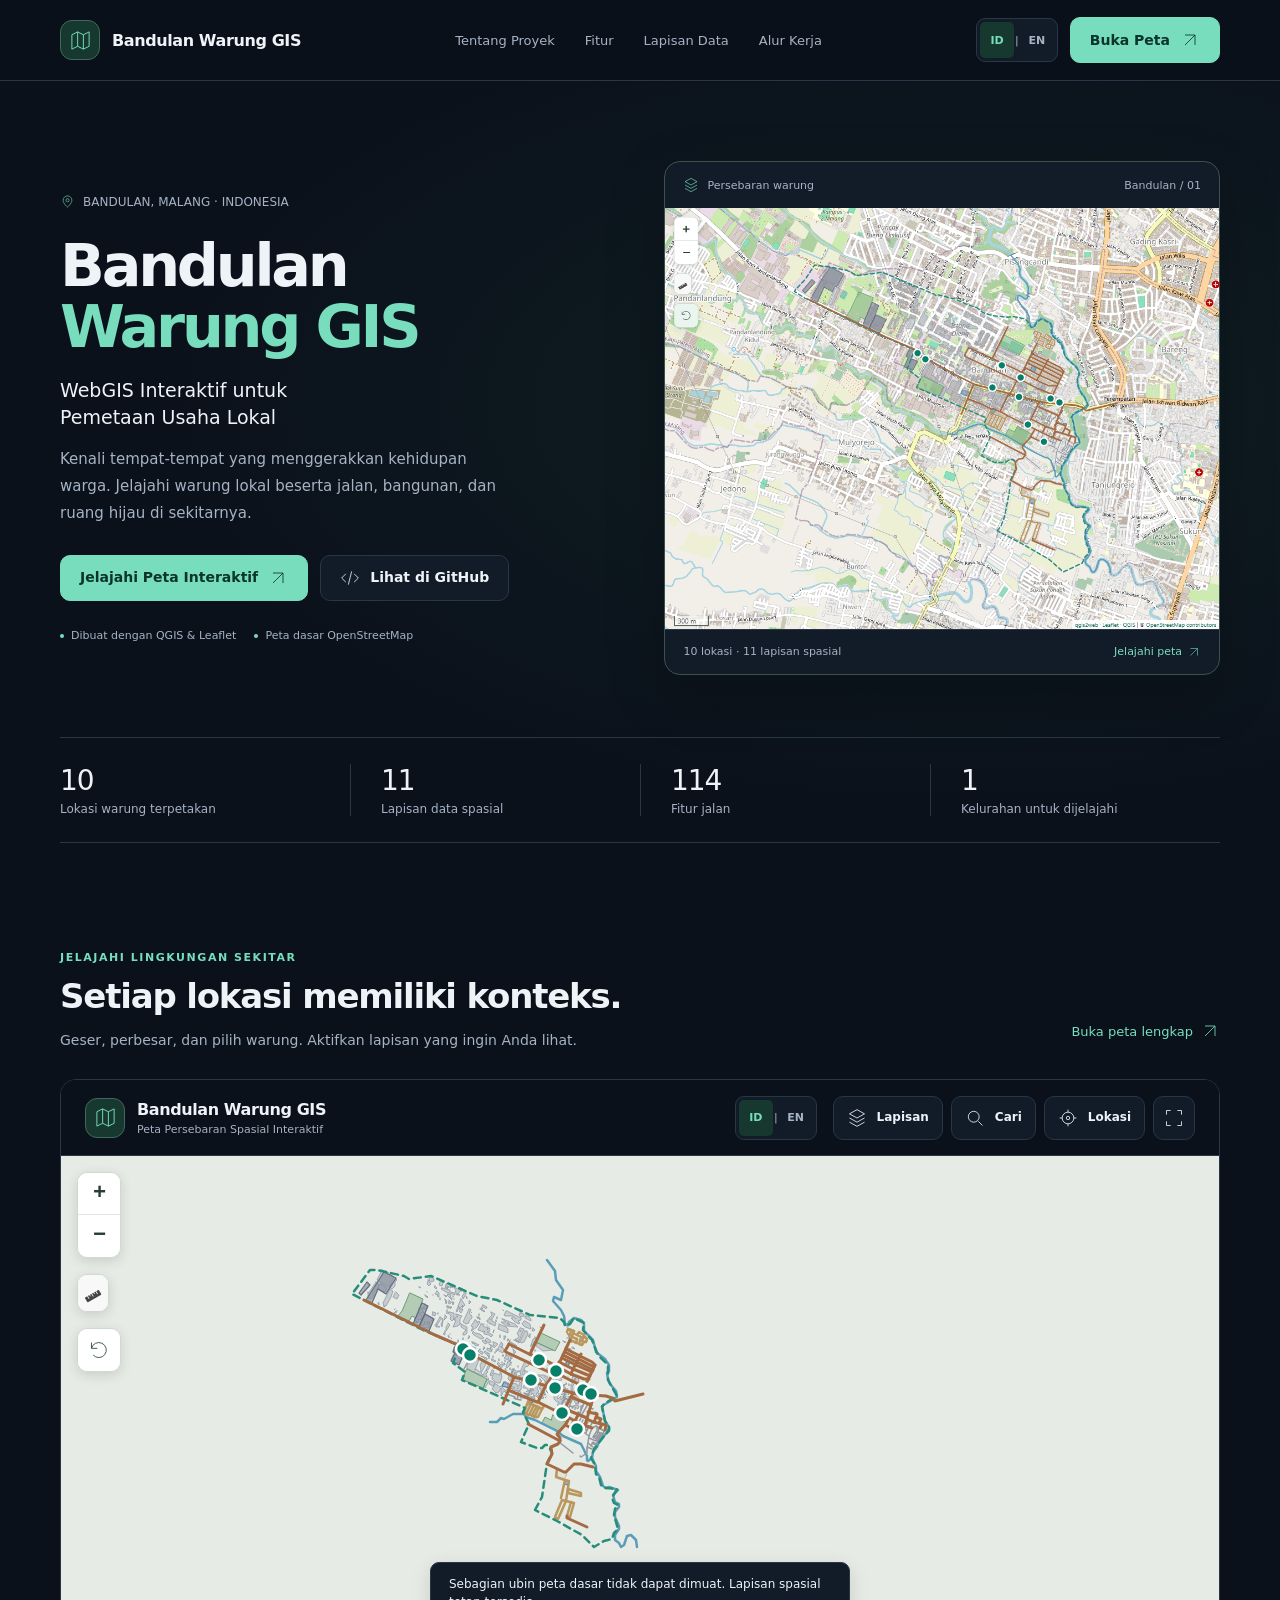
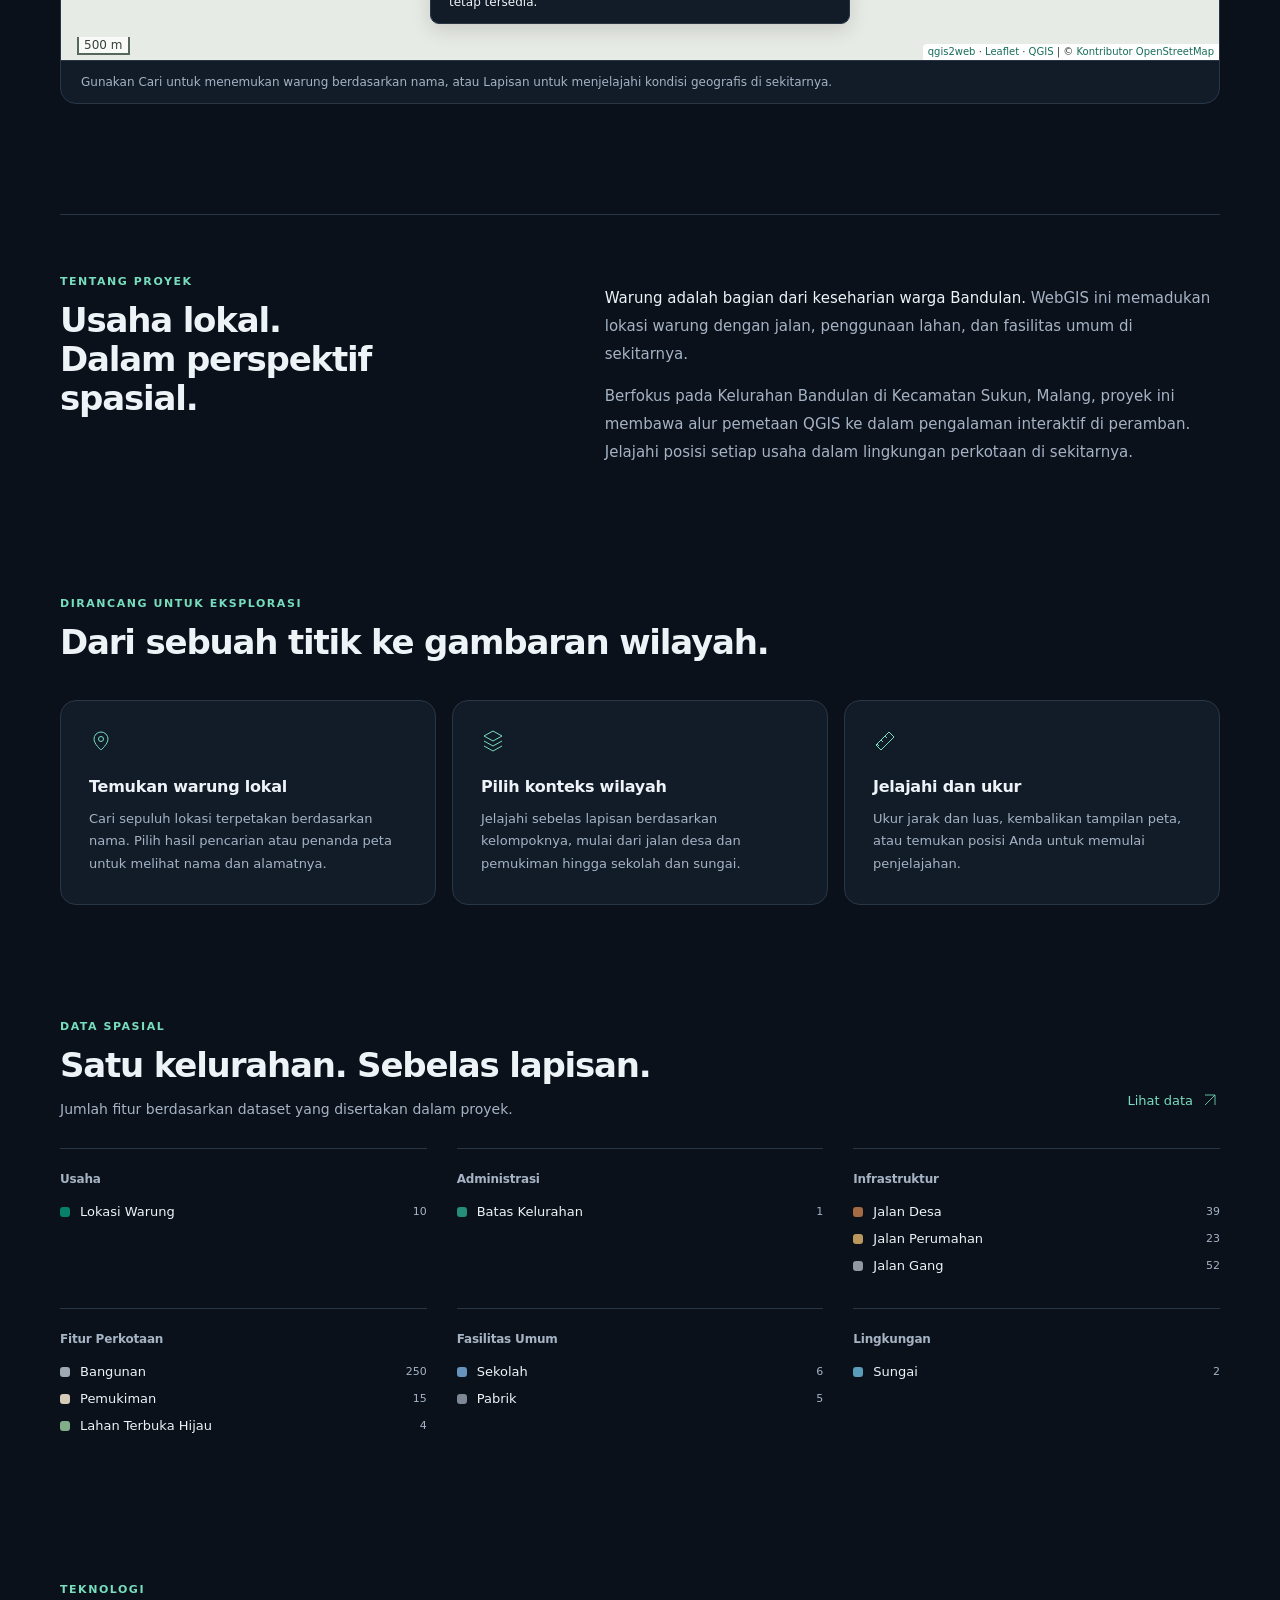
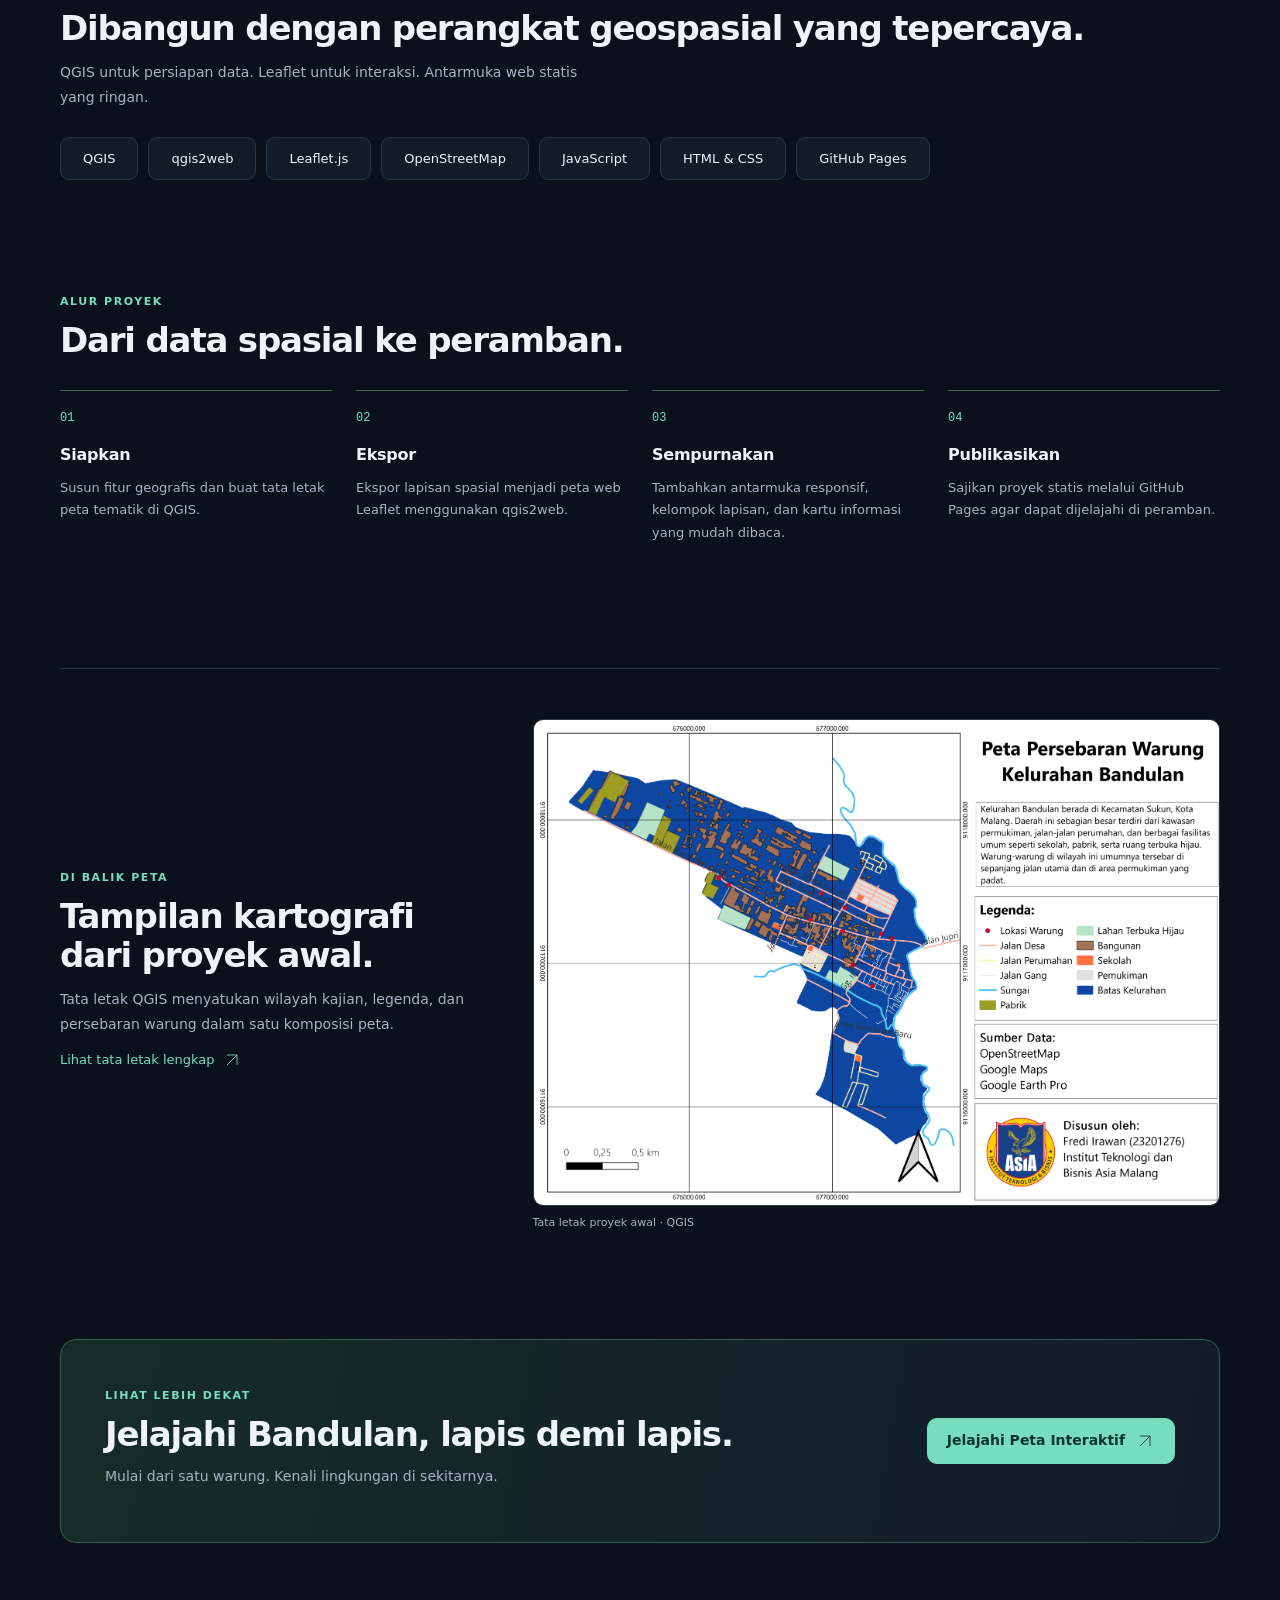
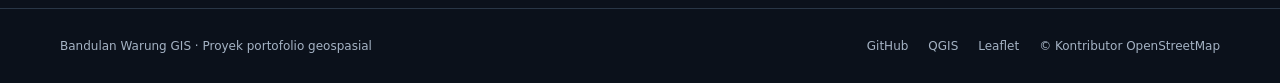
<file: index.html>
<!doctype html>
<html lang="id">
  <head>
    <meta charset="utf-8">
    <meta name="viewport" content="width=device-width, initial-scale=1">
    <meta name="theme-color" content="#0b111b">
    <meta name="description" content="Jelajahi lokasi warung, jalan, dan fitur geografis di Bandulan, Malang melalui WebGIS interaktif berbasis QGIS dan Leaflet." data-i18n-content="page.landingDescription">
    <title data-i18n="page.landingTitle">
      Bandulan Warung GIS — Pemetaan Usaha Lokal
    </title>
    <link rel="icon" href="assets/favicon.svg" type="image/svg+xml">
    <link rel="stylesheet" href="assets/css/shared.css">
    <link rel="stylesheet" href="assets/css/landing.css">
    <script src="assets/js/i18n.js" defer></script>
    <script src="assets/js/landing.js" defer>
    </script>
  </head>
  <body>
    <a class="skip-link" href="#main" data-i18n="nav.skip">
      Lewati ke konten
    </a>
    <header class="site-header">
      <div class="container nav-bar">
        <a class="brand" href="./" aria-label="Beranda Bandulan Warung GIS" data-i18n-aria-label="nav.home">
          <span class="brand-mark">
            <svg class="icon" aria-hidden="true">
              <use href="assets/icons.svg#map"/>
            </svg>
          </span>
          Bandulan Warung GIS
        </a>
        <nav class="nav-links" aria-label="Navigasi utama" data-i18n-aria-label="nav.main">
          <a href="#overview" data-i18n="nav.overview">
            Tentang Proyek
          </a>
          <a href="#features" data-i18n="nav.features">
            Fitur
          </a>
          <a href="#layers" data-i18n="nav.layers">
            Lapisan Data
          </a>
          <a href="#workflow" data-i18n="nav.workflow">
            Alur Kerja
          </a>
        </nav>
        <div class="nav-actions">
          <div class="language-selector" role="group" aria-label="Bahasa antarmuka" data-i18n-aria-label="language.label">
            <button type="button" data-language="id" aria-label="Gunakan Bahasa Indonesia" data-i18n-aria-label="language.id" aria-pressed="true">ID</button>
            <span aria-hidden="true">|</span>
            <button type="button" data-language="en" aria-label="Gunakan Bahasa Inggris" data-i18n-aria-label="language.en" aria-pressed="false">EN</button>
          </div>
          <a class="button button-primary" href="map/">
            <span data-i18n="cta.map">
              Buka Peta
            </span>
            <svg class="icon" aria-hidden="true">
              <use href="assets/icons.svg#arrow"/>
            </svg>
          </a>
          <button id="menu-toggle" class="button icon-button menu-toggle" aria-label="Buka atau tutup navigasi" aria-expanded="false" aria-controls="mobile-nav" data-i18n-aria-label="nav.toggle">
            <svg class="icon" aria-hidden="true">
              <use href="assets/icons.svg#menu"/>
            </svg>
          </button>
        </div>
      </div>
      <nav id="mobile-nav" class="mobile-nav" aria-label="Navigasi seluler" hidden data-i18n-aria-label="nav.mobile">
        <a href="#overview" data-i18n="nav.overview">
          Tentang Proyek
        </a>
        <a href="#features" data-i18n="nav.features">
          Fitur
        </a>
        <a href="#layers" data-i18n="nav.layers">
          Lapisan Data
        </a>
        <a href="#workflow" data-i18n="nav.workflow">
          Alur Kerja
        </a>
      </nav>
    </header>
    <main id="main">
      <section class="hero">
        <div class="container">
          <div class="hero-grid">
            <div>
              <div class="location">
                <svg class="icon" aria-hidden="true">
                  <use href="assets/icons.svg#pin"/>
                </svg>
                BANDULAN, MALANG · INDONESIA
              </div>
              <h1>
                Bandulan
                <br>
                <span>
                  Warung GIS
                </span>
              </h1>
              <p class="hero-subtitle">
                <span data-i18n="hero.subtitleIntro">
                  WebGIS Interaktif untuk
                </span>
                <br>
                <span data-i18n="hero.subtitleSubject">
                  Pemetaan Usaha Lokal
                </span>
              </p>
              <p class="hero-description" data-i18n="hero.description">
                Kenali tempat-tempat yang menggerakkan kehidupan warga. Jelajahi warung lokal beserta jalan, bangunan, dan ruang hijau di sekitarnya.
              </p>
              <div class="actions">
                <a class="button button-primary" href="map/">
                  <span data-i18n="cta.explore">
                    Jelajahi Peta Interaktif
                  </span>
                  <svg class="icon" aria-hidden="true">
                    <use href="assets/icons.svg#arrow"/>
                  </svg>
                </a>
                <a class="button" href="https://github.com/Freddy47588/bandulan-warung-gis">
                  <svg class="icon" aria-hidden="true">
                    <use href="assets/icons.svg#code"/>
                  </svg>
                  <span data-i18n="cta.source">
                    Lihat di GitHub
                  </span>
                </a>
              </div>
              <div class="hero-meta">
                <span data-i18n="hero.builtWith">
                  Dibuat dengan QGIS &amp; Leaflet
                </span>
                <span data-i18n="hero.basemap">
                  Peta dasar OpenStreetMap
                </span>
              </div>
            </div>
            <div class="map-card">
              <div class="map-card-bar">
                <strong>
                  <svg class="icon" aria-hidden="true">
                    <use href="assets/icons.svg#layers"/>
                  </svg>
                  <span data-i18n="hero.distribution">
                    Persebaran warung
                  </span>
                </strong>
                <span>
                  Bandulan / 01
                </span>
              </div>
              <a href="map/" aria-label="Jelajahi peta persebaran warung Bandulan" data-i18n-aria-label="hero.previewLink">
                <img class="hero-map" src="images/map-preview.png" width="1000" height="760" alt="Peta Bandulan dengan penanda lokasi warung, jalan, dan batas kelurahan" data-i18n-alt="hero.previewAlt">
              </a>
              <div class="map-card-foot">
                <span data-i18n="hero.previewStats">
                  10 lokasi · 11 lapisan spasial
                </span>
                <a href="map/">
                  <span data-i18n="cta.exploreShort">
                    Jelajahi peta
                  </span>
                  <svg class="icon" aria-hidden="true">
                    <use href="assets/icons.svg#arrow"/>
                  </svg>
                </a>
              </div>
            </div>
          </div>
          <div class="stats" aria-label="Ringkasan dataset proyek" data-i18n-aria-label="stats.label">
            <div class="stat">
              <strong>
                10
              </strong>
              <span data-i18n="stats.warungs">
                Lokasi warung terpetakan
              </span>
            </div>
            <div class="stat">
              <strong>
                11
              </strong>
              <span data-i18n="stats.layers">
                Lapisan data spasial
              </span>
            </div>
            <div class="stat">
              <strong>
                114
              </strong>
              <span data-i18n="stats.roads">
                Fitur jalan
              </span>
            </div>
            <div class="stat">
              <strong>
                1
              </strong>
              <span data-i18n="stats.neighborhood">
                Kelurahan untuk dijelajahi
              </span>
            </div>
          </div>
        </div>
      </section>
      <section class="section container" id="preview" aria-labelledby="preview-title">
        <div class="section-head">
          <div>
            <span class="eyebrow" data-i18n="preview.eyebrow">
              Jelajahi lingkungan sekitar
            </span>
            <h2 id="preview-title" data-i18n="preview.title">
              Setiap lokasi memiliki konteks.
            </h2>
            <p data-i18n="preview.description">
              Geser, perbesar, dan pilih warung. Aktifkan lapisan yang ingin Anda lihat.
            </p>
          </div>
          <a class="text-link" href="map/">
            <span data-i18n="cta.fullMap">
              Buka peta lengkap
            </span>
            <svg class="icon" aria-hidden="true">
              <use href="assets/icons.svg#arrow"/>
            </svg>
          </a>
        </div>
        <div class="preview-frame">
          <iframe src="map/?preview=1" title="Peta warung Bandulan interaktif" loading="lazy" allow="fullscreen" data-i18n-title="preview.frame">
          </iframe>
          <p class="preview-note" data-i18n="preview.note">
            Gunakan Cari untuk menemukan warung berdasarkan nama, atau Lapisan untuk menjelajahi kondisi geografis di sekitarnya.
          </p>
        </div>
      </section>
      <section class="section container" id="overview" aria-labelledby="overview-title">
        <div class="overview">
          <div>
            <span class="eyebrow" data-i18n="overview.eyebrow">
              Tentang Proyek
            </span>
            <h2 id="overview-title">
              <span data-i18n="overview.titleIntro">
                Usaha lokal.
              </span>
              <br>
              <span data-i18n="overview.titleSubject">
                Dalam perspektif spasial.
              </span>
            </h2>
          </div>
          <div>
            <p>
              <strong data-i18n="overview.lead">
                Warung adalah bagian dari keseharian warga Bandulan.
              </strong>
              <span data-i18n="overview.description">
                WebGIS ini memadukan lokasi warung dengan jalan, penggunaan lahan, dan fasilitas umum di sekitarnya.
              </span>
            </p>
            <p data-i18n="overview.context">
              Berfokus pada Kelurahan Bandulan di Kecamatan Sukun, Malang, proyek ini membawa alur pemetaan QGIS ke dalam pengalaman interaktif di peramban. Jelajahi posisi setiap usaha dalam lingkungan perkotaan di sekitarnya.
            </p>
          </div>
        </div>
      </section>
      <section class="section container" id="features" aria-labelledby="features-title">
        <div class="section-head">
          <div>
            <span class="eyebrow" data-i18n="features.eyebrow">
              Dirancang untuk eksplorasi
            </span>
            <h2 id="features-title" data-i18n="features.title">
              Dari sebuah titik ke gambaran wilayah.
            </h2>
          </div>
        </div>
        <div class="cards">
          <article class="feature-card">
            <svg class="icon" aria-hidden="true">
              <use href="assets/icons.svg#pin"/>
            </svg>
            <h3 data-i18n="features.findTitle">
              Temukan warung lokal
            </h3>
            <p data-i18n="features.findDescription">
              Cari sepuluh lokasi terpetakan berdasarkan nama. Pilih hasil pencarian atau penanda peta untuk melihat nama dan alamatnya.
            </p>
          </article>
          <article class="feature-card">
            <svg class="icon" aria-hidden="true">
              <use href="assets/icons.svg#layers"/>
            </svg>
            <h3 data-i18n="features.layersTitle">
              Pilih konteks wilayah
            </h3>
            <p data-i18n="features.layersDescription">
              Jelajahi sebelas lapisan berdasarkan kelompoknya, mulai dari jalan desa dan pemukiman hingga sekolah dan sungai.
            </p>
          </article>
          <article class="feature-card">
            <svg class="icon" aria-hidden="true">
              <use href="assets/icons.svg#ruler"/>
            </svg>
            <h3 data-i18n="features.measureTitle">
              Jelajahi dan ukur
            </h3>
            <p data-i18n="features.measureDescription">
              Ukur jarak dan luas, kembalikan tampilan peta, atau temukan posisi Anda untuk memulai penjelajahan.
            </p>
          </article>
        </div>
      </section>
      <section class="section container" id="layers" aria-labelledby="layers-title">
        <div class="section-head">
          <div>
            <span class="eyebrow" data-i18n="data.eyebrow">
              Data spasial
            </span>
            <h2 id="layers-title" data-i18n="data.title">
              Satu kelurahan. Sebelas lapisan.
            </h2>
            <p data-i18n="data.description">
              Jumlah fitur berdasarkan dataset yang disertakan dalam proyek.
            </p>
          </div>
          <a class="text-link" href="https://github.com/Freddy47588/bandulan-warung-gis/tree/main/map/data">
            <span data-i18n="cta.data">
              Lihat data
            </span>
            <svg class="icon" aria-hidden="true">
              <use href="assets/icons.svg#arrow"/>
            </svg>
          </a>
        </div>
        <div class="layers-grid">
          <div class="layer-group">
            <h3 data-i18n="groups.business">
              Usaha
            </h3>
            <div class="layer-item">
              <span class="swatch" style="--swatch:#087f68">
              </span>
              <span data-i18n="layers.warung">
                Lokasi Warung
              </span>
              <small>
                10
              </small>
            </div>
          </div>
          <div class="layer-group">
            <h3 data-i18n="groups.administrative">
              Administrasi
            </h3>
            <div class="layer-item">
              <span class="swatch" style="--swatch:#268d79">
              </span>
              <span data-i18n="layers.boundary">
                Batas Kelurahan
              </span>
              <small>
                1
              </small>
            </div>
          </div>
          <div class="layer-group">
            <h3 data-i18n="groups.infrastructure">
              Infrastruktur
            </h3>
            <div class="layer-item">
              <span class="swatch" style="--swatch:#a46b43">
              </span>
              <span data-i18n="layers.village-roads">
                Jalan Desa
              </span>
              <small>
                39
              </small>
            </div>
            <div class="layer-item">
              <span class="swatch" style="--swatch:#ba975d">
              </span>
              <span data-i18n="layers.residential-roads">
                Jalan Perumahan
              </span>
              <small>
                23
              </small>
            </div>
            <div class="layer-item">
              <span class="swatch" style="--swatch:#9298a1">
              </span>
              <span data-i18n="layers.alleys">
                Jalan Gang
              </span>
              <small>
                52
              </small>
            </div>
          </div>
          <div class="layer-group">
            <h3 data-i18n="groups.urban">
              Fitur Perkotaan
            </h3>
            <div class="layer-item">
              <span class="swatch" style="--swatch:#9fa9b3">
              </span>
              <span data-i18n="layers.buildings">
                Bangunan
              </span>
              <small>
                250
              </small>
            </div>
            <div class="layer-item">
              <span class="swatch" style="--swatch:#d5cbb6">
              </span>
              <span data-i18n="layers.residential">
                Pemukiman
              </span>
              <small>
                15
              </small>
            </div>
            <div class="layer-item">
              <span class="swatch" style="--swatch:#81ae88">
              </span>
              <span data-i18n="layers.green">
                Lahan Terbuka Hijau
              </span>
              <small>
                4
              </small>
            </div>
          </div>
          <div class="layer-group">
            <h3 data-i18n="groups.facilities">
              Fasilitas Umum
            </h3>
            <div class="layer-item">
              <span class="swatch" style="--swatch:#6694bd">
              </span>
              <span data-i18n="layers.schools">
                Sekolah
              </span>
              <small>
                6
              </small>
            </div>
            <div class="layer-item">
              <span class="swatch" style="--swatch:#7e8795">
              </span>
              <span data-i18n="layers.factories">
                Pabrik
              </span>
              <small>
                5
              </small>
            </div>
          </div>
          <div class="layer-group">
            <h3 data-i18n="groups.environment">
              Lingkungan
            </h3>
            <div class="layer-item">
              <span class="swatch" style="--swatch:#599eb8">
              </span>
              <span data-i18n="layers.rivers">
                Sungai
              </span>
              <small>
                2
              </small>
            </div>
          </div>
        </div>
      </section>
      <section class="section container" aria-labelledby="stack-title">
        <span class="eyebrow" data-i18n="stack.eyebrow">
          Teknologi
        </span>
        <h2 id="stack-title" data-i18n="stack.title">
          Dibangun dengan perangkat geospasial yang tepercaya.
        </h2>
        <p class="body-copy" data-i18n="stack.description">
          QGIS untuk persiapan data. Leaflet untuk interaksi. Antarmuka web statis yang ringan.
        </p>
        <div class="tech-strip">
          <span>
            QGIS
          </span>
          <span>
            qgis2web
          </span>
          <span>
            Leaflet.js
          </span>
          <span>
            OpenStreetMap
          </span>
          <span>
            JavaScript
          </span>
          <span>
            HTML
            &amp;
            CSS
          </span>
          <span>
            GitHub Pages
          </span>
        </div>
      </section>
      <section class="section container" id="workflow" aria-labelledby="workflow-title">
        <span class="eyebrow" data-i18n="workflow.eyebrow">
          Alur proyek
        </span>
        <h2 id="workflow-title" data-i18n="workflow.title">
          Dari data spasial ke peramban.
        </h2>
        <ol class="workflow">
          <li>
            <h3 data-i18n="workflow.prepare">
              Siapkan
            </h3>
            <p data-i18n="workflow.prepareDescription">
              Susun fitur geografis dan buat tata letak peta tematik di QGIS.
            </p>
          </li>
          <li>
            <h3 data-i18n="workflow.export">
              Ekspor
            </h3>
            <p data-i18n="workflow.exportDescription">
              Ekspor lapisan spasial menjadi peta web Leaflet menggunakan qgis2web.
            </p>
          </li>
          <li>
            <h3 data-i18n="workflow.refine">
              Sempurnakan
            </h3>
            <p data-i18n="workflow.refineDescription">
              Tambahkan antarmuka responsif, kelompok lapisan, dan kartu informasi yang mudah dibaca.
            </p>
          </li>
          <li>
            <h3 data-i18n="workflow.publish">
              Publikasikan
            </h3>
            <p data-i18n="workflow.publishDescription">
              Sajikan proyek statis melalui GitHub Pages agar dapat dijelajahi di peramban.
            </p>
          </li>
        </ol>
      </section>
      <section class="section container" aria-labelledby="layout-title">
        <div class="gallery">
          <div>
            <span class="eyebrow" data-i18n="gallery.eyebrow">
              Di balik peta
            </span>
            <h2 id="layout-title">
              <span data-i18n="gallery.titleIntro">
                Tampilan kartografi
              </span>
              <br>
              <span data-i18n="gallery.titleSubject">
                dari proyek awal.
              </span>
            </h2>
            <p class="body-copy" data-i18n="gallery.description">
              Tata letak QGIS menyatukan wilayah kajian, legenda, dan persebaran warung dalam satu komposisi peta.
            </p>
            <a class="text-link" href="images/Layout_Peta_Bandulan.png">
              <span data-i18n="cta.layout">
                Lihat tata letak lengkap
              </span>
              <svg class="icon" aria-hidden="true">
                <use href="assets/icons.svg#arrow"/>
              </svg>
            </a>
          </div>
          <figure>
            <a href="images/Layout_Peta_Bandulan.png">
              <img src="images/Layout_Peta_Bandulan.png" alt="Tata letak peta tematik QGIS asli tentang persebaran warung di Kelurahan Bandulan" loading="lazy" data-i18n-alt="gallery.alt">
            </a>
            <figcaption data-i18n="gallery.caption">
              Tata letak proyek awal · QGIS
            </figcaption>
          </figure>
        </div>
      </section>
      <section class="section container" aria-labelledby="explore-title">
        <div class="final-cta">
          <div>
            <span class="eyebrow" data-i18n="final.eyebrow">
              Lihat lebih dekat
            </span>
            <h2 id="explore-title" data-i18n="final.title">
              Jelajahi Bandulan, lapis demi lapis.
            </h2>
            <p data-i18n="final.description">
              Mulai dari satu warung. Kenali lingkungan di sekitarnya.
            </p>
          </div>
          <a class="button button-primary" href="map/">
            <span data-i18n="cta.explore">
              Jelajahi Peta Interaktif
            </span>
            <svg class="icon" aria-hidden="true">
              <use href="assets/icons.svg#arrow"/>
            </svg>
          </a>
        </div>
      </section>
    </main>
    <footer class="site-footer">
      <div class="container footer-content">
        <span data-i18n="footer.description">
          Bandulan Warung GIS · Proyek portofolio geospasial
        </span>
        <div class="footer-links">
          <a href="https://github.com/Freddy47588/bandulan-warung-gis">
            GitHub
          </a>
          <a href="https://qgis.org/">
            QGIS
          </a>
          <a href="https://leafletjs.com/">
            Leaflet
          </a>
          <a href="https://www.openstreetmap.org/copyright">
            ©
            <span data-i18n="attribution.osm">
              Kontributor OpenStreetMap
            </span>
          </a>
        </div>
      </div>
    </footer>
  </body>
</html>
</file>
<file: assets/css/shared.css>
:root {
  color-scheme: dark;
  --bg: #0b111b;
  --surface: #121c29;
  --surface-raised: #192535;
  --line: #293646;
  --text: #eef3f8;
  --muted: #a5b3c4;
  --accent: #77ddbd;
  --accent-ink: #0c342b;
  --radius: 16px;
  font-family: "Segoe UI", system-ui, -apple-system, BlinkMacSystemFont, sans-serif;
  font-synthesis: none;
}
* { box-sizing: border-box; }
body { margin: 0; background: var(--bg); color: var(--text); }
a { color: inherit; text-decoration: none; }
button, input { font: inherit; }
button, a, input { -webkit-tap-highlight-color: transparent; }
button { cursor: pointer; }
button:disabled { cursor: wait; opacity: .65; }
button, .button { touch-action: manipulation; }
:focus-visible { outline: 3px solid var(--accent); outline-offset: 4px; }
[hidden] { display: none !important; }
.icon { width: 20px; height: 20px; flex: 0 0 auto; fill: none; stroke: currentColor; }
.brand { display: inline-flex; align-items: center; gap: 12px; font-weight: 650; letter-spacing: -.025em; }
.brand-mark { display: grid; place-items: center; width: 40px; height: 40px; border: 1px solid #42685d; border-radius: 12px; background: #17382f; color: var(--accent); }
.brand-mark .icon { width: 23px; height: 23px; }
.language-selector { display: inline-flex; flex: 0 0 auto; align-items: center; align-self: center; gap: 1px; padding: 3px; border: 1px solid var(--line); border-radius: 9px; background: var(--surface); }
.language-selector button { width: 34px; min-height: 36px; border: 0; border-radius: 5px; padding: 6px; color: var(--muted); background: transparent; font-size: 11px; font-weight: 650; }
.language-selector button:hover { color: var(--text); background: var(--surface-raised); }
.language-selector button[aria-pressed="true"] { color: var(--accent); background: #17382f; }
.language-selector > span { color: var(--muted); font-size: 11px; }
.button { display: inline-flex; align-items: center; justify-content: center; gap: 10px; min-height: 46px; padding: 12px 19px; border: 1px solid var(--line); border-radius: 10px; background: var(--surface); color: var(--text); font-size: 14px; font-weight: 600; line-height: 1.35; }
.button:hover { background: var(--surface-raised); border-color: #516072; }
.button-primary { background: var(--accent); color: var(--accent-ink); border-color: var(--accent); }
.button-primary:hover { background: #97e8ce; border-color: #97e8ce; }
.icon-button { padding: 10px; width: 44px; height: 44px; min-height: 44px; }
.eyebrow { color: var(--accent); font-size: 11px; font-weight: 650; letter-spacing: .14em; text-transform: uppercase; }
.muted { color: var(--muted); }
.skip-link { position: fixed; top: -100px; left: 16px; z-index: 5000; padding: 14px; background: var(--accent); color: var(--accent-ink); border-radius: 8px; }
.skip-link:focus { top: 10px; }
.sr-only { position: absolute; width: 1px; height: 1px; padding: 0; margin: -1px; overflow: hidden; clip: rect(0, 0, 0, 0); white-space: nowrap; border: 0; }
@media (prefers-reduced-motion: reduce) {
  *, *::before, *::after { scroll-behavior: auto !important; animation: none !important; transition: none !important; }
}
</file>
<file: assets/css/landing.css>
html { scroll-behavior: smooth; scroll-padding-top: 100px; }
.container { width: min(1160px, calc(100% - 48px)); margin-inline: auto; }
.site-header { position: sticky; top: 0; z-index: 20; border-bottom: 1px solid var(--line); background: #0b111bf5; }
.nav-bar { min-height: 80px; display: flex; align-items: center; justify-content: space-between; gap: 24px; }
.nav-links { display: flex; align-items: center; gap: 30px; color: var(--muted); font-size: 13px; }
.nav-links a:hover { color: var(--text); }
.nav-actions { display: flex; gap: 8px; }
.nav-actions > .language-selector { margin-right: 4px; }
.menu-toggle { display: none; }
.mobile-nav { border-top: 1px solid var(--line); padding: 12px 24px; }
.mobile-nav a { display: block; padding: 13px 0; }
.hero { padding: 80px 0 48px; position: relative; }
.hero::before { content: ""; position: absolute; z-index: -1; inset: 0; background: radial-gradient(ellipse at 75% 40%, #17382f55, transparent 60%); }
.hero-grid { display: grid; grid-template-columns: 1fr 1.03fr; gap: 65px; align-items: center; }
.location { display: flex; align-items: center; gap: 8px; color: var(--muted); font-size: 12px; }
.location .icon { width: 15px; height: 15px; color: var(--accent); }
h1 { font-size: clamp(42px, 4.6vw, 64px); line-height: 1.04; font-weight: 650; letter-spacing: -.055em; margin: 26px 0 20px; }
h1 span { color: var(--accent); display: block; }
.hero-subtitle { font-size: 19px; font-weight: 500; line-height: 1.4; margin: 0 0 14px; }
.hero-description { color: var(--muted); font-size: 15px; line-height: 1.8; max-width: 440px; }
.actions { display: flex; flex-wrap: wrap; gap: 12px; margin-top: 28px; }
.hero-meta { display: flex; gap: 18px; flex-wrap: wrap; font-size: 11px; color: var(--muted); margin-top: 28px; }
.hero-meta span::before { content: ""; display: inline-block; width: 4px; height: 4px; background: var(--accent); border-radius: 50%; vertical-align: middle; margin-right: 7px; }
.map-card { background: var(--surface); border: 1px solid #3c514e; border-radius: var(--radius); overflow: hidden; box-shadow: 0 20px 60px #0003; }
.map-card-bar, .map-card-foot { display: flex; justify-content: space-between; align-items: center; gap: 12px; padding: 15px 18px; font-size: 11px; }
.map-card-bar span { color: var(--muted); }
.map-card-bar strong { display: flex; align-items: center; gap: 8px; font-weight: 500; }
.map-card-bar .icon { width: 16px; height: 16px; color: var(--accent); }
.hero-map { display: block; width: 100%; height: auto; background: #e7ebe5; }
.map-card-foot { color: var(--muted); border-top: 1px solid var(--line); }
.map-card-foot a { color: var(--accent); display: flex; align-items: center; gap: 5px; }
.map-card-foot .icon { width: 14px; height: 14px; }
.stats { display: grid; grid-template-columns: repeat(4, 1fr); border-block: 1px solid var(--line); margin-top: 62px; padding: 26px 0; }
.stat { padding-left: 30px; border-left: 1px solid var(--line); }
.stat:first-child { padding-left: 0; border: 0; }
.stat strong { display: block; font-size: 28px; font-weight: 500; letter-spacing: -.04em; }
.stat span { color: var(--muted); font-size: 12px; display: block; margin-top: 5px; }
.section { padding: 55px 0; }
.section-head { display: flex; justify-content: space-between; align-items: end; gap: 28px; margin-bottom: 26px; }
h2 { font-size: clamp(26px, 3vw, 34px); line-height: 1.15; font-weight: 550; letter-spacing: -.035em; margin: 12px 0; }
.section-head p, .body-copy { color: var(--muted); font-size: 14px; line-height: 1.8; max-width: 520px; margin: 12px 0 0; }
.text-link { display: inline-flex; align-items: center; gap: 7px; color: var(--accent); font-size: 13px; white-space: nowrap; min-height: 44px; }
.preview-frame { background: var(--surface); border: 1px solid var(--line); border-radius: var(--radius); overflow: hidden; }
.preview-frame iframe { display: block; border: 0; width: 100%; height: 580px; }
.preview-note { padding: 14px 20px; color: var(--muted); font-size: 12px; margin: 0; border-top: 1px solid var(--line); }
.overview { display: grid; grid-template-columns: .85fr 1.15fr; gap: 90px; border-top: 1px solid var(--line); padding-top: 55px; }
.overview p { color: var(--muted); line-height: 1.85; font-size: 15px; }
.overview strong { color: var(--text); font-weight: 500; }
.cards { display: grid; grid-template-columns: repeat(3, 1fr); gap: 16px; }
.feature-card { border: 1px solid var(--line); border-radius: var(--radius); padding: 28px; background: var(--surface); }
.feature-card > .icon { color: var(--accent); width: 24px; height: 24px; margin-bottom: 20px; }
h3 { font-size: 16px; font-weight: 550; margin: 0 0 12px; letter-spacing: -.015em; }
.feature-card p { color: var(--muted); font-size: 13px; line-height: 1.75; margin: 0; }
.layers-grid { display: grid; grid-template-columns: repeat(3, 1fr); gap: 0 30px; }
.layer-group { padding: 23px 0; border-top: 1px solid var(--line); }
.layer-group h3 { font-size: 12px; color: var(--muted); margin-bottom: 18px; }
.layer-item { display: flex; align-items: center; gap: 10px; font-size: 13px; margin: 12px 0; }
.swatch { width: 10px; height: 10px; border-radius: 3px; background: var(--swatch, var(--accent)); flex: 0 0 auto; }
.layer-item small { margin-left: auto; color: var(--muted); font-size: 11px; }
.tech-strip { display: flex; flex-wrap: wrap; gap: 10px; margin-top: 26px; }
.tech-strip span { border: 1px solid var(--line); padding: 13px 22px; border-radius: 9px; font-size: 13px; background: var(--surface); }
.workflow { list-style: none; padding: 0; display: grid; grid-template-columns: repeat(4, 1fr); gap: 24px; margin: 30px 0 0; counter-reset: steps; }
.workflow li { counter-increment: steps; border-top: 1px solid #456253; padding-top: 20px; }
.workflow li::before { content: "0" counter(steps); color: var(--accent); display: block; font-family: monospace; font-size: 12px; margin-bottom: 20px; }
.workflow p { color: var(--muted); font-size: 13px; line-height: 1.75; }
.gallery { display: grid; grid-template-columns: .6fr 1fr; gap: 60px; align-items: center; border-top: 1px solid var(--line); padding-top: 50px; }
.gallery figure { margin: 0; }
.gallery img { display: block; width: 100%; height: auto; border-radius: 10px; border: 1px solid var(--line); }
.gallery figcaption { color: var(--muted); font-size: 11px; margin-top: 10px; }
.final-cta { padding: 44px; border: 1px solid #335d50; border-radius: var(--radius); display: flex; align-items: center; justify-content: space-between; gap: 30px; background: linear-gradient(100deg, #162c28, var(--surface)); }
.final-cta p { color: var(--muted); font-size: 14px; }
.site-footer { margin-top: 10px; padding: 30px 0; border-top: 1px solid var(--line); }
.footer-content { display: flex; justify-content: space-between; gap: 24px; font-size: 12px; color: var(--muted); }
.footer-content a:hover { color: var(--accent); }
.footer-links { display: flex; flex-wrap: wrap; gap: 20px; }
@media (max-width: 1000px) {
  .hero-grid { gap: 30px; }
  .nav-links { gap: 18px; }
  .overview { gap: 40px; }
  .nav-links { display: none; }
  .menu-toggle { display: inline-flex; }
}
@media (max-width: 800px) {
  .nav-links { display: none; }
  .menu-toggle { display: inline-flex; }
  .nav-bar { min-height: 72px; }
  .hero { padding-top: 45px; }
  .hero-grid { grid-template-columns: 1fr; gap: 38px; }
  .hero-description { max-width: 600px; }
  .cards { grid-template-columns: 1fr; }
  .feature-card { padding: 24px; }
  .feature-card > .icon { margin-bottom: 15px; }
  .overview, .gallery { grid-template-columns: 1fr; gap: 15px; }
  .layers-grid { grid-template-columns: repeat(2, 1fr); }
  .workflow { grid-template-columns: repeat(2, 1fr); }
  .final-cta { padding: 30px; flex-direction: column; align-items: start; }
  .footer-content { flex-direction: column; }
}
@media (max-width: 480px) {
  .container { width: calc(100% - 32px); }
  .nav-bar { gap: 8px; }
  .nav-actions > .button-primary { display: none; }
  .nav-actions > .language-selector { margin-right: 0; }
  .brand { font-size: 13px; gap: 8px; }
  .brand-mark { width: 32px; height: 36px; }
  .nav-actions > .button-primary { padding-inline: 12px; font-size: 12px; }
  .nav-actions > .button-primary .icon { display: none; }
  .hero { padding-top: 35px; }
  .hero-subtitle { font-size: 17px; }
  .actions .button { width: 100%; }
  .hero-meta { gap: 12px; }
  .stats { grid-template-columns: repeat(2, 1fr); gap: 24px 0; margin-top: 36px; }
  .stat:nth-child(3) { border: 0; padding-left: 0; }
  .section { padding-block: 34px; }
  .section-head { flex-direction: column; align-items: start; gap: 4px; }
  .preview-frame iframe { height: 520px; }
  .layers-grid { gap: 0 20px; }
  .layer-item { font-size: 12px; }
  .layer-item small { display: none; }
  .tech-strip span { padding: 11px 16px; }
}
</file>
